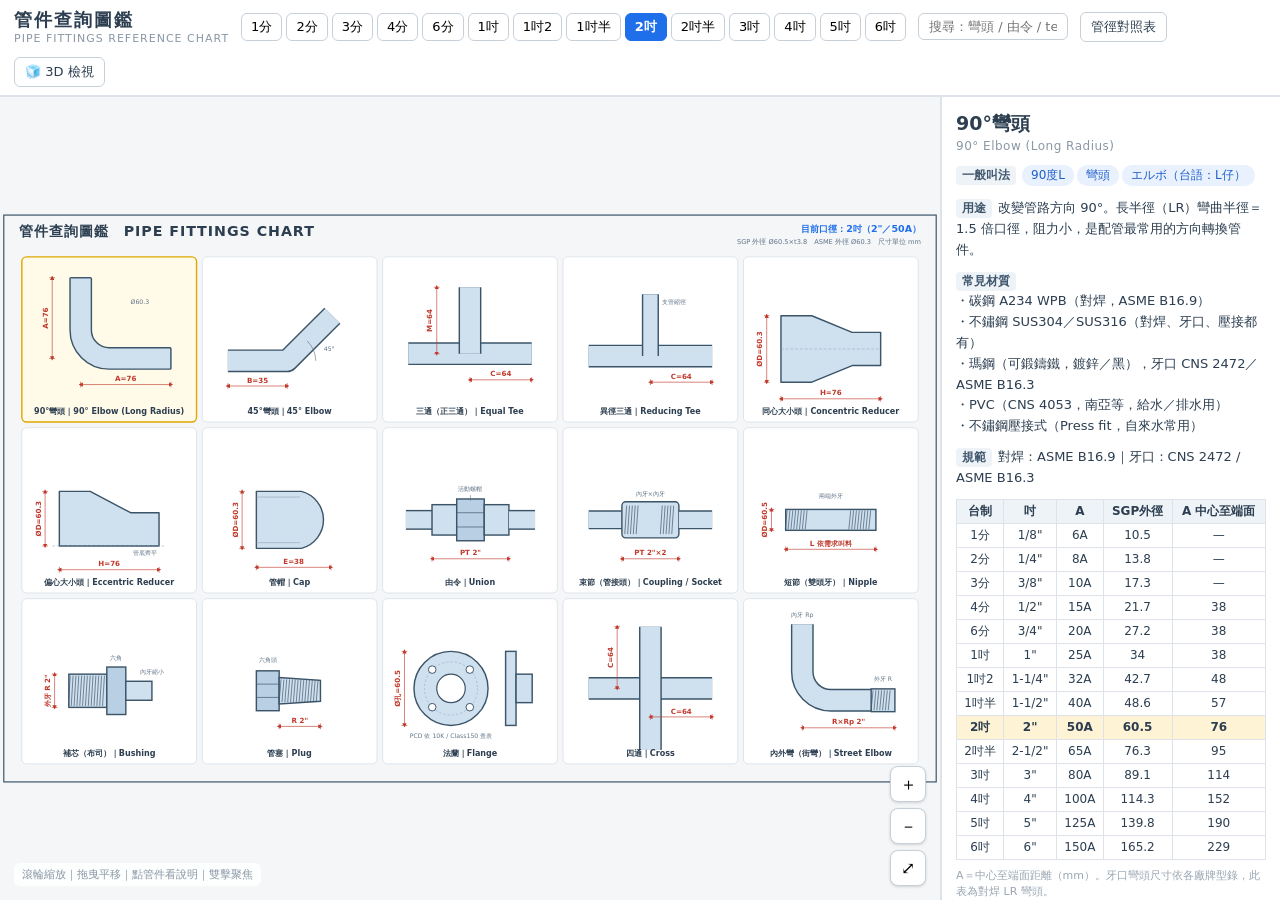
<file: index.html>
<!DOCTYPE html>
<html lang="zh-Hant">
<head>
<meta charset="UTF-8">
<meta name="viewport" content="width=device-width, initial-scale=1.0">
<title>管件查詢圖鑑</title>
<link rel="stylesheet" href="style.css">
<style>
  /* 2D 圖鑑頁專用 */
  #chart{width:100%; height:100%; display:block; cursor:grab; touch-action:none;}
  #chart.panning{cursor:grabbing;}
  #zoomCtl{
    position:absolute; right:14px; bottom:14px; display:flex; flex-direction:column; gap:6px;
  }
  #zoomCtl button{
    width:36px; height:36px; border-radius:8px; border:1px solid #c7d0d9;
    background:#fff; font-size:17px; cursor:pointer; box-shadow:0 1px 3px rgba(0,0,0,.15);
  }
</style>
</head>
<body>
<header>
  <div>
    <h1>管件查詢圖鑑</h1>
    <div class="sub">PIPE FITTINGS REFERENCE CHART</div>
  </div>
  <div id="sizeBar"></div>
  <input id="search" placeholder="搜尋：彎頭 / 由令 / tee…">
  <button class="toolBtn" id="btnTable">管徑對照表</button>
  <a class="toolBtn" href="3d.html">🧊 3D 檢視</a>
</header>
<div id="main">
  <div id="canvasWrap">
    <svg id="chart" xmlns="http://www.w3.org/2000/svg"></svg>
    <div id="zoomCtl">
      <button id="zin" title="放大">＋</button>
      <button id="zout" title="縮小">－</button>
      <button id="zfit" title="全覽">⤢</button>
    </div>
    <div id="hint">滾輪縮放｜拖曳平移｜點管件看說明｜雙擊聚焦</div>
  </div>
  <aside id="panel"></aside>
</div>
<div id="modal">
  <div id="modalBox">
    <button class="toolBtn close" onclick="document.getElementById('modal').classList.remove('show')">✕ 關閉</button>
    <h2>管徑對照表（CNS 6445 / JIS G3452 SGP 配管用碳鋼鋼管）</h2>
    <div id="pipeTable"></div>
    <p class="note" style="max-width:720px">
      台灣水電俗稱「幾分」：1 分 = 1/8"，4 分 = 1/2"，6 分 = 3/4"，8 分即 1 吋。<br>
      SGP（CNS 6445 / JIS G3452）為台灣一般配管（水、氣體、消防）最常用鋼管；ASME B36.10 外徑為美規對焊管件搭配尺寸，兩者小口徑外徑略有不同，叫料時需注意系統別。
    </p>
  </div>
</div>

<script src="data.js"></script>
<script>
/* ═══════════════════════════════════════════════════════════════
   繪圖區 —— SVG 圖鑑牆：5 欄 × 3 列格子，每格一個管件＋尺寸標註
   （資料 SIZES / FITTINGS / panelHTML 在 data.js，2D/3D 共用）
═══════════════════════════════════════════════════════════════ */
const CELL_W=380, CELL_H=360, COLS=5, MX=40, MY=90;
const svg = document.getElementById('chart');
const NS = 'http://www.w3.org/2000/svg';
let selSize = SIZES.find(s=>s.key==='2');   // 預設 2 吋
let selFit  = 'elbow90';
let queryStr = '';

function el(tag, attrs={}, parent){
  const n = document.createElementNS(NS, tag);
  for(const k in attrs) n.setAttribute(k, attrs[k]);
  if(parent) parent.appendChild(n);
  return n;
}
function txt(parent, x, y, str, attrs={}){
  const t = el('text', Object.assign({x, y, 'font-size':14, fill:'var(--ink)'}, attrs), parent);
  t.textContent = str;
  return t;
}
/* 管身：同一路徑畫兩次（深色粗＋淺色細）呈現有輪廓的管子 */
function pipe(parent, d, w=42){
  el('path',{d, fill:'none', stroke:'#3b5468','stroke-width':w+6,'stroke-linejoin':'round'},parent);
  el('path',{d, fill:'none', stroke:'#cfe0ef','stroke-width':w,'stroke-linejoin':'round'},parent);
}
/* 實心輪廓件（大小頭、管帽等） */
function solid(parent, d){
  el('path',{d, fill:'#cfe0ef', stroke:'#3b5468','stroke-width':3,'stroke-linejoin':'round'},parent);
}
/* 螺紋斜線 */
function threads(parent, x, y, w, h){
  const g = el('g',{stroke:'#3b5468','stroke-width':1.4},parent);
  for(let i=0;i<w;i+=6) el('line',{x1:x+i, y1:y, x2:x+i-4, y2:y+h},g);
}
/* 尺寸線（含箭頭與文字） */
function dimH(parent, x1, x2, y, label){
  const g = el('g',{stroke:'var(--dim)','stroke-width':1.3},parent);
  el('line',{x1, y1:y, x2, y2:y, 'marker-start':'url(#ar)','marker-end':'url(#ar)'},g);
  el('line',{x1, y1:y-6, x2:x1, y2:y+6},g);
  el('line',{x1:x2, y1:y-6, x2:x2, y2:y+6},g);
  txt(parent,(x1+x2)/2, y-7, label, {fill:'var(--dim)','text-anchor':'middle','font-size':15,'font-weight':'bold'});
}
function dimV(parent, x, y1, y2, label){
  const g = el('g',{stroke:'var(--dim)','stroke-width':1.3},parent);
  el('line',{x1:x, y1, x2:x, y2, 'marker-start':'url(#ar)','marker-end':'url(#ar)'},g);
  el('line',{x1:x-6, y1, x2:x+6, y2:y1},g);
  el('line',{x1:x-6, y1:y2, x2:x+6, y2:y2},g);
  txt(parent, x-9, (y1+y2)/2, label, {fill:'var(--dim)','text-anchor':'middle','font-size':15,'font-weight':'bold',
      transform:`rotate(-90 ${x-9} ${(y1+y2)/2})`});
}

/* ── 各管件畫法（格子區域約 380×300，下方留名稱列） ── */
const DRAW = {
  elbow90(g,s){
    const A = s.bw ? s.bw[BW.ELBOW90] : null;
    pipe(g,'M130,50 L130,160 A60,60 0 0 0 190,220 L320,220');
    el('line',{x1:108,y1:50,x2:152,y2:50, stroke:'#3b5468','stroke-width':3},g);
    el('line',{x1:320,y1:198,x2:320,y2:242, stroke:'#3b5468','stroke-width':3},g);
    dimV(g,70,50,220,`A=${fmt(A)}`);
    dimH(g,130,320,275,`A=${fmt(A)}`);
    txt(g,235,105,`Ø${s.aod}`,{fill:'#607488','font-size':13});
  },
  elbow45(g,s){
    const B = s.bw ? s.bw[BW.ELBOW45] : null;
    pipe(g,'M60,225 L185,225 L280,130');
    dimH(g,60,185,278,`B=${fmt(B)}`);
    el('path',{d:'M245,225 A60,60 0 0 0 227,183', fill:'none', stroke:'#607488','stroke-width':1.3},g);
    txt(g,262,205,'45°',{fill:'#607488','font-size':13});
  },
  tee(g,s){
    const C = s.bw ? s.bw[BW.TEE] : null;
    pipe(g,'M60,210 L320,210'); pipe(g,'M190,210 L190,70');
    dimH(g,190,320,265,`C=${fmt(C)}`);
    dimV(g,120,70,210,`M=${fmt(C)}`);
  },
  rtee(g,s){
    const C = s.bw ? s.bw[BW.TEE] : null;
    pipe(g,'M60,215 L320,215'); pipe(g,'M190,215 L190,85',30);
    dimH(g,190,320,270,`C=${fmt(C)}`);
    txt(g,215,105,'支管縮徑',{fill:'#607488','font-size':13});
  },
  creducer(g,s){
    const H = s.bw ? s.bw[BW.REDUCER] : null;
    solid(g,'M85,130 L150,130 L235,165 L295,165 L295,235 L235,235 L150,270 L85,270 Z');
    el('line',{x1:85,y1:200,x2:295,y2:200, stroke:'#8aa0b5','stroke-width':1,'stroke-dasharray':'6 4'},g);
    dimH(g,85,295,305,`H=${fmt(H)}`);
    dimV(g,55,130,270,`ØD=${s.aod}`);
  },
  ereducer(g,s){
    const H = s.bw ? s.bw[BW.REDUCER] : null;
    solid(g,'M85,140 L150,140 L235,185 L295,185 L295,255 L85,255 Z');
    el('line',{x1:70,y1:255,x2:310,y2:255, stroke:'#8aa0b5','stroke-width':1,'stroke-dasharray':'6 4'},g);
    txt(g,240,275,'管底齊平',{fill:'#607488','font-size':12});
    dimH(g,85,295,305,`H=${fmt(H)}`);
    dimV(g,55,140,255,`ØD=${s.aod}`);
  },
  cap(g,s){
    const E = s.bw ? s.bw[BW.CAP] : null;
    solid(g,'M120,140 L215,140 A62,62 0 0 1 215,260 L120,260 Z');
    el('line',{x1:120,y1:152,x2:212,y2:152, stroke:'#8aa0b5','stroke-width':1.2},g);
    el('line',{x1:120,y1:248,x2:212,y2:248, stroke:'#8aa0b5','stroke-width':1.2},g);
    dimH(g,120,277,300,`E=${fmt(E)}`);
    dimV(g,90,140,260,`ØD=${s.aod}`);
  },
  union(g,s){
    pipe(g,'M55,200 L110,200',36);
    el('rect',{x:110,y:168,width:52,height:64, fill:'#cfe0ef', stroke:'#3b5468','stroke-width':3},g);
    el('rect',{x:162,y:156,width:58,height:88, fill:'#b9cfe3', stroke:'#3b5468','stroke-width':3},g);
    el('line',{x1:162,y1:185,x2:220,y2:185, stroke:'#3b5468','stroke-width':1.4},g);
    el('line',{x1:162,y1:215,x2:220,y2:215, stroke:'#3b5468','stroke-width':1.4},g);
    el('rect',{x:220,y:168,width:52,height:64, fill:'#cfe0ef', stroke:'#3b5468','stroke-width':3},g);
    pipe(g,'M272,200 L327,200',36);
    txt(g,191,140,'活動螺帽',{fill:'#607488','font-size':13,'text-anchor':'middle'});
    el('line',{x1:191,y1:148,x2:191,y2:160, stroke:'#607488','stroke-width':1.2},g);
    dimH(g,110,272,282,`PT ${s.b}`);
  },
  coupling(g,s){
    pipe(g,'M60,200 L130,200',34);
    el('rect',{x:130,y:162,width:120,height:76, rx:8, fill:'#cfe0ef', stroke:'#3b5468','stroke-width':3},g);
    threads(g,140,170,25,60); threads(g,215,170,25,60);
    pipe(g,'M250,200 L320,200',34);
    dimH(g,130,250,282,`PT ${s.b}×2`);
    txt(g,190,150,'內牙×內牙',{fill:'#607488','font-size':13,'text-anchor':'middle'});
  },
  nipple(g,s){
    el('rect',{x:95,y:178,width:190,height:44, fill:'#cfe0ef', stroke:'#3b5468','stroke-width':3},g);
    threads(g,98,180,48,40); threads(g,232,180,48,40);
    dimH(g,95,285,262,'L 依需求叫料');
    dimV(g,65,178,222,`ØD=${s.od}`);
    txt(g,190,155,'兩端外牙',{fill:'#607488','font-size':13,'text-anchor':'middle'});
  },
  bushing(g,s){
    el('rect',{x:105,y:165,width:80,height:70, fill:'#cfe0ef', stroke:'#3b5468','stroke-width':3},g);
    threads(g,108,168,74,64);
    el('rect',{x:185,y:150,width:40,height:100, fill:'#b9cfe3', stroke:'#3b5468','stroke-width':3},g);
    el('rect',{x:225,y:180,width:55,height:40, fill:'#cfe0ef', stroke:'#3b5468','stroke-width':3},g);
    dimV(g,75,165,235,`外牙 R ${s.b}`);
    txt(g,255,165,'內牙縮小',{fill:'#607488','font-size':13});
    txt(g,205,135,'六角',{fill:'#607488','font-size':13,'text-anchor':'middle'});
  },
  plug(g,s){
    el('rect',{x:120,y:158,width:48,height:84, fill:'#b9cfe3', stroke:'#3b5468','stroke-width':3},g);
    el('line',{x1:120,y1:186,x2:168,y2:186, stroke:'#3b5468','stroke-width':1.4},g);
    el('line',{x1:120,y1:214,x2:168,y2:214, stroke:'#3b5468','stroke-width':1.4},g);
    el('path',{d:'M168,172 L255,178 L255,222 L168,228 Z', fill:'#cfe0ef', stroke:'#3b5468','stroke-width':3},g);
    threads(g,172,176,80,48);
    dimH(g,168,255,275,`R ${s.b}`);
    txt(g,144,140,'六角頭',{fill:'#607488','font-size':13,'text-anchor':'middle'});
  },
  flange(g,s){
    el('circle',{cx:150,cy:195,r:78, fill:'#cfe0ef', stroke:'#3b5468','stroke-width':3},g);
    el('circle',{cx:150,cy:195,r:56, fill:'none', stroke:'#8aa0b5','stroke-width':1,'stroke-dasharray':'5 4'},g);
    el('circle',{cx:150,cy:195,r:30, fill:'#fff', stroke:'#3b5468','stroke-width':2.5},g);
    for(let i=0;i<4;i++){
      const a = Math.PI/4 + i*Math.PI/2;
      el('circle',{cx:150+56*Math.cos(a), cy:195+56*Math.sin(a), r:8, fill:'#fff', stroke:'#3b5468','stroke-width':2},g);
    }
    el('rect',{x:265,y:117,width:22,height:156, fill:'#cfe0ef', stroke:'#3b5468','stroke-width':3},g);
    el('rect',{x:287,y:165,width:34,height:60, fill:'#cfe0ef', stroke:'#3b5468','stroke-width':3},g);
    txt(g,150,300,'PCD 依 10K / Class150 查表',{fill:'#607488','font-size':13,'text-anchor':'middle'});
    dimV(g,52,117,273,`Ø孔=${s.od}`);
  },
  cross(g,s){
    const C = s.bw ? s.bw[BW.TEE] : null;
    pipe(g,'M60,195 L320,195'); pipe(g,'M190,65 L190,325');
    dimH(g,190,320,255,`C=${fmt(C)}`);
    dimV(g,120,65,195,`C=${fmt(C)}`);
  },
  stelbow(g,s){
    pipe(g,'M130,60 L130,160 A60,60 0 0 0 190,220 L275,220');
    el('rect',{x:275,y:196,width:50,height:48, fill:'#cfe0ef', stroke:'#3b5468','stroke-width':3},g);
    threads(g,279,199,42,42);
    txt(g,300,180,'外牙 R',{fill:'#607488','font-size':13,'text-anchor':'middle'});
    txt(g,130,45,'內牙 Rp',{fill:'#607488','font-size':13,'text-anchor':'middle'});
    dimH(g,130,325,278,`R×Rp ${s.b}`);
  },
};

/* ── 圖鑑牆組裝 ── */
function renderChart(){
  svg.innerHTML = '';
  const defs = el('defs',{},svg);
  const mk = el('marker',{id:'ar', viewBox:'0 0 10 10', refX:5, refY:5,
    markerWidth:7, markerHeight:7, orient:'auto-start-reverse'},defs);
  el('path',{d:'M0,0 L10,5 L0,10 Z', fill:'var(--dim)'},mk);

  const rows = Math.ceil(FITTINGS.length/COLS);
  const W = MX*2 + COLS*CELL_W, H = MY + rows*CELL_H + 40;
  svg.dataset.w = W; svg.dataset.h = H;

  // 標題列（工程圖框風）
  el('rect',{x:8,y:8,width:W-16,height:H-16, fill:'none', stroke:'#3b5468','stroke-width':2.5},svg);
  txt(svg, MX, 52, '管件查詢圖鑑　PIPE FITTINGS CHART', {'font-size':30,'font-weight':'bold','letter-spacing':'2'});
  txt(svg, W-MX, 44, `目前口徑：${selSize.fen}（${selSize.b}／${selSize.a}）`, {'font-size':20,'text-anchor':'end', fill:'var(--accent)','font-weight':'bold'});
  txt(svg, W-MX, 68, `SGP 外徑 Ø${selSize.od}×t${selSize.t}　ASME 外徑 Ø${selSize.aod}　尺寸單位 mm`, {'font-size':14,'text-anchor':'end', fill:'#607488'});

  FITTINGS.forEach((f,i)=>{
    const cx = MX + (i%COLS)*CELL_W, cy = MY + Math.floor(i/COLS)*CELL_H;
    const g = el('g',{transform:`translate(${cx},${cy})`, 'data-id':f.id, cursor:'pointer'},svg);
    const hit = queryStr && (f.name+f.en+f.alias.join('')).toLowerCase().includes(queryStr);
    const dimmed = queryStr && !hit;
    if(dimmed) g.setAttribute('opacity','0.18');
    el('rect',{x:6,y:6,width:CELL_W-12,height:CELL_H-12, rx:10,
      fill: f.id===selFit ? '#fffbe8' : '#ffffff',
      stroke: f.id===selFit ? '#e0a800' : (hit ? 'var(--accent)' : '#d4dce4'),
      'stroke-width': f.id===selFit||hit ? 3 : 1.5},g);
    DRAW[f.id](g, selSize);
    txt(g, CELL_W/2, CELL_H-22, `${f.name}｜${f.en}`,
      {'text-anchor':'middle','font-size':17,'font-weight':'bold'});
    g.addEventListener('click', ()=>{ selFit=f.id; renderChart(); renderPanel(); });
    g.addEventListener('dblclick', ()=>zoomToCell(cx,cy));
  });
  applyView();
}

/* ── 縮放平移（近遠看） ── */
let view = null; // {x,y,w,h}
function fitView(){
  const W=+svg.dataset.w, H=+svg.dataset.h;
  view = {x:0, y:0, w:W, h:H};
  applyView();
}
function applyView(){
  if(!view) fitView(); else
  svg.setAttribute('viewBox', `${view.x} ${view.y} ${view.w} ${view.h}`);
}
function zoomAt(px, py, factor){   // px,py：SVG 座標
  const nw = Math.min(8000, Math.max(150, view.w*factor));
  const k = nw/view.w;
  view.x = px - (px-view.x)*k;
  view.y = py - (py-view.y)*k;
  view.w = nw; view.h *= k;
  applyView();
}
function clientToSvg(e){
  const r = svg.getBoundingClientRect();
  return { x: view.x + (e.clientX-r.left)/r.width*view.w,
           y: view.y + (e.clientY-r.top)/r.height*view.h };
}
function zoomToCell(cx,cy){
  const r = svg.getBoundingClientRect(), asp = r.width/r.height;
  let w = CELL_W*1.25, h = w/asp;
  if(h < CELL_H*1.15){ h = CELL_H*1.15; w = h*asp; }
  view = {x:cx-(w-CELL_W)/2, y:cy-(h-CELL_H)/2, w, h};
  applyView();
}
svg.addEventListener('wheel', e=>{
  e.preventDefault();
  const p = clientToSvg(e);
  zoomAt(p.x, p.y, e.deltaY>0 ? 1.18 : 1/1.18);
},{passive:false});
let panStart = null;
svg.addEventListener('pointerdown', e=>{
  panStart = {x:e.clientX, y:e.clientY, vx:view.x, vy:view.y};
  svg.classList.add('panning'); svg.setPointerCapture(e.pointerId);
});
svg.addEventListener('pointermove', e=>{
  if(!panStart) return;
  const r = svg.getBoundingClientRect();
  view.x = panStart.vx - (e.clientX-panStart.x)/r.width*view.w;
  view.y = panStart.vy - (e.clientY-panStart.y)/r.height*view.h;
  applyView();
});
svg.addEventListener('pointerup', ()=>{ panStart=null; svg.classList.remove('panning'); });
document.getElementById('zin').onclick = ()=>zoomAt(view.x+view.w/2, view.y+view.h/2, 1/1.3);
document.getElementById('zout').onclick = ()=>zoomAt(view.x+view.w/2, view.y+view.h/2, 1.3);
document.getElementById('zfit').onclick = fitView;

/* ── 右側說明欄（模板在 data.js 的 panelHTML） ── */
function renderPanel(){
  const f = FITTINGS.find(x=>x.id===selFit);
  document.getElementById('panel').innerHTML = panelHTML(f, selSize);
}

/* ── 口徑切換列 ── */
function renderSizeBar(){
  const bar = document.getElementById('sizeBar');
  bar.innerHTML = '';
  SIZES.forEach(s=>{
    const b = document.createElement('button');
    b.textContent = s.fen;
    b.title = `${s.b}／${s.a}`;
    b.className = s.key===selSize.key ? 'on' : '';
    b.onclick = ()=>{ selSize=s; renderSizeBar(); renderChart(); renderPanel(); };
    bar.appendChild(b);
  });
}

/* ── 搜尋 ── */
document.getElementById('search').addEventListener('input', e=>{
  queryStr = e.target.value.trim().toLowerCase();
  renderChart();
});

/* ── 管徑對照表 ── */
document.getElementById('btnTable').onclick = ()=>{
  const rows = SIZES.map(s=>`<tr>
    <td>${s.fen}</td><td>${s.b}</td><td>${s.a}</td><td>DN${s.a.replace('A','')}</td>
    <td>${s.od}</td><td>${s.t}</td><td>${s.kg}</td><td>${s.aod}</td></tr>`).join('');
  document.getElementById('pipeTable').innerHTML = `<table>
    <tr><th>台制俗稱</th><th>英吋 (B)</th><th>JIS/CNS (A)</th><th>DN</th>
        <th>SGP 外徑 mm</th><th>SGP 厚度 mm</th><th>重量 kg/m</th><th>ASME 外徑 mm</th></tr>
    ${rows}</table>`;
  document.getElementById('modal').classList.add('show');
};

/* ── 啟動 ── */
renderSizeBar();
renderChart();
fitView();
renderPanel();
window.addEventListener('resize', applyView);
</script>
</body>
</html>
</file>
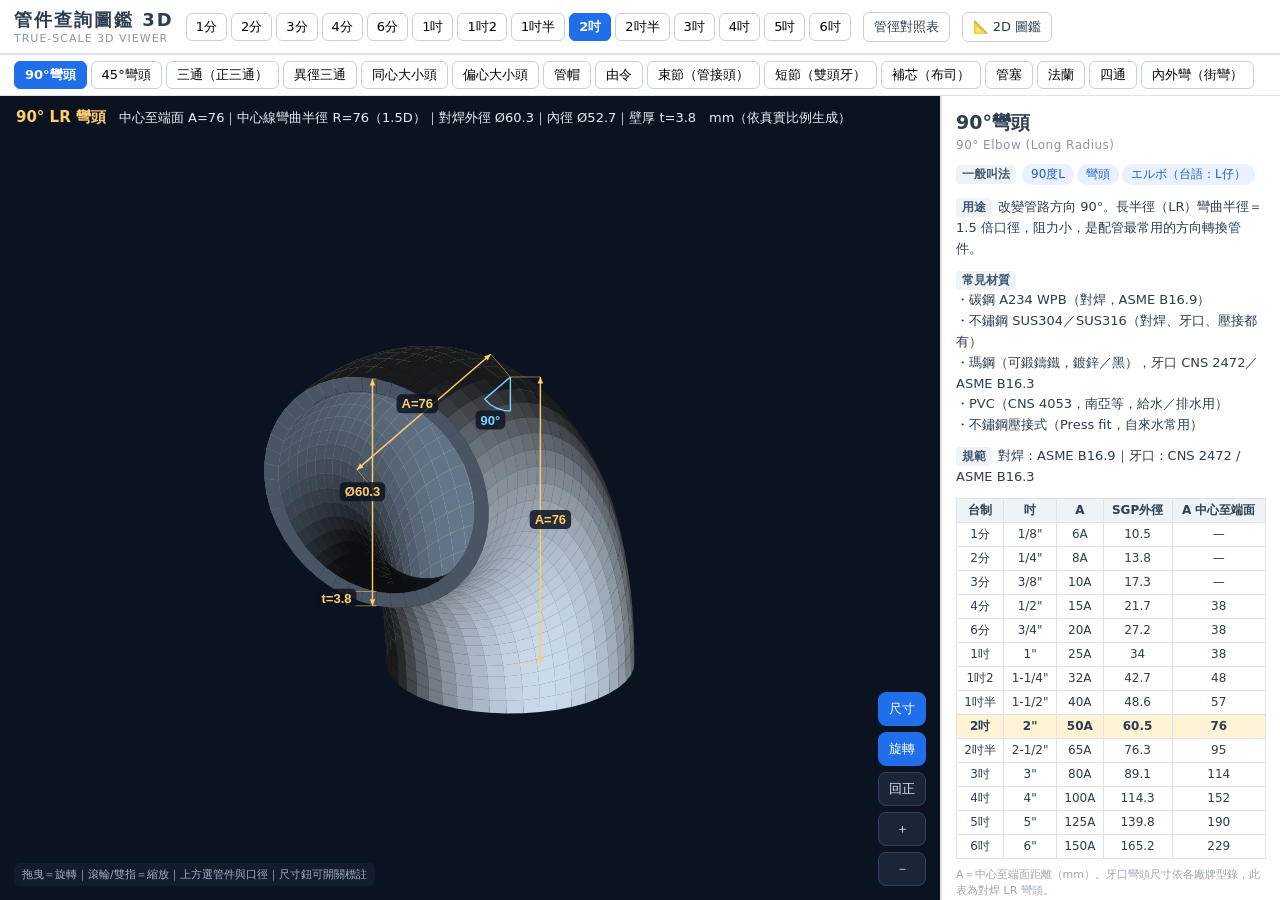
<file: 3d.html>
<!DOCTYPE html>
<html lang="zh-Hant">
<head>
<meta charset="UTF-8">
<meta name="viewport" content="width=device-width, initial-scale=1.0">
<title>管件查詢圖鑑 3D</title>
<link rel="stylesheet" href="style.css">
<style>
  /* 3D 頁專用（自寫軟體渲染，零依賴，深色檢視台） */
  #canvasWrap{background:#0b1220;}
  #stage{width:100%; height:100%; display:block; touch-action:none; cursor:grab;}
  #stage.drag{cursor:grabbing;}
  #fitBar{
    display:flex; gap:4px; overflow-x:auto; padding:6px 14px;
    background:#fff; border-bottom:1px solid #dde3e9;
  }
  #fitBar button{
    border:1px solid #c7d0d9; background:#fff; border-radius:6px; white-space:nowrap;
    padding:4px 10px; font-size:13px; cursor:pointer; font-family:inherit; flex:0 0 auto;
  }
  #fitBar button:hover{border-color:var(--accent);}
  #fitBar button.on{background:var(--accent); color:#fff; border-color:var(--accent); font-weight:bold;}
  #infoLine{
    position:absolute; left:0; right:0; top:0; padding:10px 16px;
    color:#e8eef6; font-size:13px; line-height:1.5; pointer-events:none;
    background:linear-gradient(#0b1220ee,#0b122000);
  }
  #infoLine b{color:#ffce6b; font-size:15px;}
  #v3dctl{position:absolute; right:14px; bottom:14px; display:flex; flex-direction:column; gap:6px;}
  #v3dctl button{
    min-width:40px; height:34px; padding:0 10px; border-radius:8px; border:1px solid #33415a;
    background:#1a2536; color:#dbe4f0; font-size:13px; cursor:pointer;
  }
  #v3dctl button.on{background:var(--accent); border-color:var(--accent); color:#fff;}
  #hint{background:rgba(20,30,45,.85); color:#9fb0c4;}
</style>
</head>
<body>
<header>
  <div>
    <h1>管件查詢圖鑑 3D</h1>
    <div class="sub">TRUE-SCALE 3D VIEWER</div>
  </div>
  <div id="sizeBar"></div>
  <button class="toolBtn" id="btnTable">管徑對照表</button>
  <a class="toolBtn" href="index.html">📐 2D 圖鑑</a>
</header>
<div id="fitBar"></div>
<div id="main">
  <div id="canvasWrap">
    <canvas id="stage"></canvas>
    <div id="infoLine"></div>
    <div id="v3dctl">
      <button id="btnDims" class="on" title="尺寸標註開關">尺寸</button>
      <button id="btnSpin" class="on" title="自動旋轉">旋轉</button>
      <button id="btnReset" title="回正">回正</button>
      <button id="zin" title="放大">＋</button>
      <button id="zout" title="縮小">－</button>
    </div>
    <div id="hint">拖曳＝旋轉｜滾輪/雙指＝縮放｜上方選管件與口徑｜尺寸鈕可開關標註</div>
  </div>
  <aside id="panel"></aside>
</div>
<div id="modal">
  <div id="modalBox">
    <button class="toolBtn close" onclick="document.getElementById('modal').classList.remove('show')">✕ 關閉</button>
    <h2>管徑對照表（CNS 6445 / JIS G3452 SGP 配管用碳鋼鋼管）</h2>
    <div id="pipeTable"></div>
    <p class="note" style="max-width:720px">
      台灣水電俗稱「幾分」：1 分 = 1/8"，4 分 = 1/2"，6 分 = 3/4"，8 分即 1 吋。
    </p>
  </div>
</div>

<script src="data.js"></script>
<script>
/* ═══════════════════════════════════════════════════════════════
   3D 管件檢視器 —— 自寫軟體渲染（painter's algorithm），零依賴
   幾何依 SIZES 的真實 mm（外徑/壁厚/B16.9 長度）生成，切換口徑即重建
   尺寸線與角度弧投影到畫面上，隨旋轉更新（技法沿用「螺牙查詢」3D）
   資料 SIZES/FITTINGS/BW/panelHTML 皆在 data.js（2D/3D 共用）
═══════════════════════════════════════════════════════════════ */
let selSize = SIZES.find(s=>s.key==='2');   // 預設 2 吋
let selFit  = 'elbow90';
let showDims = true;

const canvas = document.getElementById('stage');
const ctx = canvas.getContext('2d');
const view = { rx:-0.42, ry:0.7, zoom:1, auto:true, timer:0 };
let model = null, modelInfo = '';

/* ── 材質底色（滿光時 RGB，著色時再乘明暗） ── */
const TINTS = {
  steel:  {out:[205,220,236], bore:[104,120,140]},
  galv:   {out:[200,206,214], bore:[104,112,122]},   // 瑪鋼鍍鋅
  brass:  {out:[214,186,112], bore:[150,120,58]},
  pvc:    {out:[224,228,234], bore:[150,162,176]},
};
let curTint = TINTS.steel;
function tintFor(f){
  const m = (f.mats && f.mats[0]) || '';
  if(m.includes('青銅')||m.includes('黃銅')) return TINTS.brass;
  if(m.includes('PVC')) return TINTS.pvc;
  if(m.includes('瑪鋼')) return TINTS.galv;
  return TINTS.steel;
}

/* ═══════════════ 幾何工具（單位＝真實 mm，主軸＝X） ═══════════════ */
const SEG = 46;                        // 圓周分段
function ringPts(x, r, cy=0, cz=0){
  const a = [];
  for(let i=0;i<=SEG;i++){ const th=2*Math.PI*i/SEG; a.push([x, cy+r*Math.cos(th), cz+r*Math.sin(th)]); }
  return a;
}
function quadStrip(m, ringA, ringB, tint){
  for(let i=0;i<SEG;i++)
    m.q.push({v:[ringA[i], ringB[i], ringB[i+1], ringA[i+1]], t:tint});
}
// 環形端面（外環 ro 到內環 ri，露出壁厚）
function endRing(m, x, ro, ri, tint, cy=0, cz=0){
  const A=ringPts(x,ro,cy,cz), B=ringPts(x,ri,cy,cz);
  quadStrip(m, A, B, tint);
}
// 空心管：外壁＋內孔＋兩端環面
function tube(m, x0, x1, ro, ri, o={}){
  const tO=o.out||curTint.out, tB=o.bore||curTint.bore;
  quadStrip(m, ringPts(x0,ro), ringPts(x1,ro), tO);       // 外壁
  quadStrip(m, ringPts(x0,ri), ringPts(x1,ri), tB);       // 內孔
  if(o.cap0!==false) endRing(m, x0, ro, ri, tB);          // 端面環（露壁厚）
  if(o.cap1!==false) endRing(m, x1, ro, ri, tB);
}
// 空心錐（大小頭）：可偏心（cyFn 給每個 x 的中心 y）
function cone(m, x0, x1, ro0, ro1, t, o={}){
  const tO=o.out||curTint.out, tB=o.bore||curTint.bore;
  const N=1, cyFn=o.cyFn||(()=>0);
  const A0o=ringPts(x0,ro0,cyFn(x0)), A1o=ringPts(x1,ro1,cyFn(x1));
  quadStrip(m, A0o, A1o, tO);
  const A0i=ringPts(x0,ro0-t,cyFn(x0)), A1i=ringPts(x1,ro1-t,cyFn(x1));
  quadStrip(m, A0i, A1i, tB);
  endRing(m, x0, ro0, ro0-t, tB, cyFn(x0));
  endRing(m, x1, ro1, ro1-t, tB, cyFn(x1));
}
// 橢圓封頭（2:1），從 xBase 沿 +dir 長 hgt，底半徑 r
function dome(m, xBase, dir, r, hgt, t, o={}){
  const tO=o.out||curTint.out, tB=o.bore||curTint.bore, N=14;
  let prevO=ringPts(xBase, r), prevI=ringPts(xBase, r-t);
  for(let k=1;k<=N;k++){
    const ph=Math.PI/2*k/N, x=xBase+dir*hgt*Math.sin(ph), rr=r*Math.cos(ph);
    const curO=ringPts(x, Math.max(rr,0.001)), curI=ringPts(x, Math.max(rr-t,0.0005));
    quadStrip(m, prevO, curO, tO); quadStrip(m, prevI, curI, tB);
    prevO=curO; prevI=curI;
  }
}
// 六角柱（螺帽/頭），af＝對邊距
function hex(m, x0, x1, af, tint){
  const R=af/Math.sqrt(3), t=tint||curTint.out;
  const ring=x=>{ const a=[]; for(let i=0;i<=6;i++){ const th=Math.PI/6+2*Math.PI*i/6; a.push([x, R*Math.cos(th), R*Math.sin(th)]); } return a; };
  const A=ring(x0), B=ring(x1);
  for(let i=0;i<6;i++) m.q.push({v:[A[i],B[i],B[i+1],A[i+1]], t});
  const c0=[x0,0,0], c1=[x1,0,0];
  for(let i=0;i<6;i++){ m.q.push({v:[c0,A[i],A[i+1],A[i]], t}); m.q.push({v:[c1,B[i+1],B[i],B[i+1]], t}); }
}
// 螺紋圓柱（外牙示意，沿用螺牙 3D 的三角波；taperR 前端漸細）
// 用自己較低的圓周解析度 TSEG，牙紋是裝飾不需高解析，維持手機順暢
function thread(m, x0, x1, r, o={}){
  const tint=o.tint||curTint.out, p=o.pitch||2.0, depth=Math.min(r*0.16, p*0.55);
  const taperR=o.taper?1/32:0, TSEG=28, NZ=Math.min(46, Math.max(14, Math.round((x1-x0)/p*5)));
  let prev=null;
  for(let iz=0;iz<=NZ;iz++){
    const x=x0+(x1-x0)*iz/NZ, Rb=r - taperR*(x1-x);
    const row=[];
    for(let it=0;it<=TSEG;it++){
      const th=2*Math.PI*it/TSEG;
      let ph=((x/p) - th/(2*Math.PI))%1; if(ph<0)ph+=1;
      let tw=Math.abs(ph*2-1); tw=Math.min(1,Math.max(0,(tw-0.15)/0.7));
      const rr=Rb-depth*(1-tw);
      row.push([x, rr*Math.cos(th), rr*Math.sin(th)]);
    }
    if(prev){ for(let it=0;it<TSEG;it++) m.q.push({v:[prev[it],row[it],row[it+1],prev[it+1]], t:tint}); }
    prev=row;
  }
}
// 彎管（中心線在 XY 平面，半徑 Rc，管外徑 ro，掃角 arc）
function bend(m, Rc, ro, ri, arc, o={}){
  const tO=o.out||curTint.out, tB=o.bore||curTint.bore;
  const NA=Math.max(12, Math.round(arc/(Math.PI/2)*22));
  const ringAt=(ph, rad)=>{
    const P=[Rc*Math.sin(ph), Rc-Rc*Math.cos(ph), 0];
    const T=[Math.cos(ph), Math.sin(ph), 0];        // 切線
    const u=[-Math.sin(ph), Math.cos(ph), 0];       // 面內法線
    const w=[0,0,1];
    const a=[];
    for(let i=0;i<=SEG;i++){ const ps=2*Math.PI*i/SEG, c=Math.cos(ps), sn=Math.sin(ps);
      a.push([P[0]+rad*(c*u[0]+sn*w[0]), P[1]+rad*(c*u[1]+sn*w[1]), P[2]+rad*(c*u[2]+sn*w[2])]); }
    return a;
  };
  let pO=ringAt(0,ro), pI=ringAt(0,ri);
  for(let k=1;k<=NA;k++){
    const ph=arc*k/NA, cO=ringAt(ph,ro), cI=ringAt(ph,ri);
    quadStrip(m, pO, cO, tO); quadStrip(m, pI, cI, tB); pO=cO; pI=cI;
  }
  // 兩端露壁厚
  const f0o=ringAt(0,ro),f0i=ringAt(0,ri),f1o=ringAt(arc,ro),f1i=ringAt(arc,ri);
  for(let i=0;i<SEG;i++){ m.q.push({v:[f0o[i],f0i[i],f0i[i+1],f0o[i+1]],t:tB}); m.q.push({v:[f1o[i],f1i[i],f1i[i+1],f1o[i+1]],t:tB}); }
}
// 把一個 mesh 片段的頂點做 90° 繞 Z（+X 軸→+Y 軸）後併入
function addRotZ90(m, sub){
  for(const f of sub.q) m.q.push({v:f.v.map(p=>[-p[1],p[0],p[2]]), t:f.t});
}
// 建一支沿 +Y 的空心管（給三通/四通支管）
function tubeY(m, y0, y1, ro, ri, o={}){
  const sub={q:[]}; tube(sub, y0, y1, ro, ri, o); addRotZ90(m, sub);
}

/* ═══════════════ 尺寸/角度標註（模型座標，投影時畫） ═══════════════ */
function dim(m,a,b,txt){ m.ann.push({k:'dim',a,b,txt}); }
function diam(m,c,r,txt,ax){ m.ann.push({k:'diam',c,r,txt,ax:ax||'x'}); }
function angle(m,v,a,b,txt){ m.ann.push({k:'angle',v,a,b,txt}); }
function note(m,at,txt){ m.ann.push({k:'note',at,txt}); }

/* ═══════════════ 每個管件的真實比例建模 ═══════════════ */
const fx = v => (v==null?'—':(''+v));
function pitchOf(od){ return od<24?1.337 : od<40?1.814 : 2.309; }
function smallerOD(s){ const i=SIZES.indexOf(s); return (i>0?SIZES[i-1]:s); }

const BUILD = {
  elbow90(m,s){
    const OD=s.aod, ro=OD/2, ri=ro-s.t, A=s.bw?s.bw[BW.ELBOW90]:1.5*(OD-s.t);
    bend(m, A, ro, ri, Math.PI/2);
    if(showDims){
      dim(m,[A,0,0],[0,0,0],`A=${fx(A)}`);
      dim(m,[A,0,0],[A,A,0],`A=${fx(A)}`);
      angle(m,[A,0,0],[0,0,0],[A,A,0],'90°');
      diam(m,[0,0,0],ro,`Ø${OD}`,'x');
      dim(m,[0,ro,0],[0,ri,0],`t=${s.t}`);
    }
    return `<b>90° LR 彎頭</b>　中心至端面 A=${fx(A)}｜中心線彎曲半徑 R=${fx(A)}（1.5D）｜對焊外徑 Ø${OD}｜內徑 Ø${(OD-2*s.t).toFixed(1)}｜壁厚 t=${s.t}　mm（依真實比例生成）`;
  },
  elbow45(m,s){
    const OD=s.aod, ro=OD/2, ri=ro-s.t, R=s.bw?s.bw[BW.ELBOW90]:1.5*(OD-s.t), B=s.bw?s.bw[BW.ELBOW45]:R*0.414;
    bend(m, R, ro, ri, Math.PI/4);
    // 端面點與兩臂中心線交點（corner）
    const f2=[R*Math.sin(Math.PI/4), R-R*Math.cos(Math.PI/4), 0];
    const cornerX = R*Math.sin(Math.PI/4) - R*(1-Math.cos(Math.PI/4))*Math.cos(Math.PI/4)/Math.sin(Math.PI/4);
    const corner=[cornerX,0,0];
    if(showDims){
      dim(m,corner,[0,0,0],`B=${fx(B)}`);
      angle(m,corner,[0,0,0],f2,'45°');
      diam(m,[0,0,0],ro,`Ø${OD}`,'x');
      note(m,[R*0.52, R*0.30,0],`R=${fx(R)}`);
    }
    return `<b>45° 彎頭</b>　中心至端面 B=${fx(B)}｜彎曲半徑 R=${fx(R)}（1.5D）｜對焊外徑 Ø${OD}｜壁厚 t=${s.t}　mm（依真實比例生成）`;
  },
  tee(m,s){
    const OD=s.aod, ro=OD/2, ri=ro-s.t, C=s.bw?s.bw[BW.TEE]:1.1*OD;
    tube(m,-C,C,ro,ri); tubeY(m,0,C,ro,ri);
    if(showDims){
      dim(m,[0,0,0],[C,0,0],`C=${fx(C)}`);
      dim(m,[0,0,0],[0,C,0],`M=${fx(C)}`);
      angle(m,[0,0,0],[C,0,0],[0,C,0],'90°');
      diam(m,[C,0,0],ro,`Ø${OD}`,'x');
      dim(m,[-C,ro,0],[-C,ri,0],`t=${s.t}`);
    }
    return `<b>正三通</b>　中心至管端 C=${fx(C)}｜中心至支管端 M=${fx(C)}｜三口外徑 Ø${OD}｜壁厚 t=${s.t}｜全長 2C=${fx(C*2)}　mm（依真實比例生成）`;
  },
  rtee(m,s){
    const OD=s.aod, ro=OD/2, ri=ro-s.t, C=s.bw?s.bw[BW.TEE]:1.1*OD;
    const bs=smallerOD(s), bro=bs.aod/2, bri=bro-bs.t;
    tube(m,-C,C,ro,ri); tubeY(m,0,C*0.9,bro,bri);
    if(showDims){
      dim(m,[0,0,0],[C,0,0],`C=${fx(C)}`);
      diam(m,[C,0,0],ro,`主 Ø${OD}`,'x');
      note(m,[0,C*0.9,0],`支管 Ø/M 依組合`);
    }
    return `<b>異徑三通</b>　主管中心至端 C=${fx(C)}｜主管外徑 Ø${OD}｜壁厚 t=${s.t}｜支管 Ø 與 M 依「主×主×支」組合，無單一標準值（依真實比例生成）`;
  },
  cross(m,s){
    const OD=s.aod, ro=OD/2, ri=ro-s.t, C=s.bw?s.bw[BW.TEE]:1.1*OD;
    tube(m,-C,C,ro,ri); tubeY(m,-C,C,ro,ri);
    if(showDims){
      dim(m,[0,0,0],[C,0,0],`C=${fx(C)}`);
      angle(m,[0,0,0],[C,0,0],[0,C,0],'90°');
      diam(m,[C,0,0],ro,`Ø${OD}`,'x');
    }
    return `<b>四通</b>　中心至端面 C=${fx(C)}（四臂皆同）｜四口外徑 Ø${OD}｜壁厚 t=${s.t}｜每向全長 2C=${fx(C*2)}　mm（依真實比例生成）`;
  },
  creducer(m,s){
    const OD=s.aod, ro=OD/2, H=s.bw?s.bw[BW.REDUCER]:1.2*OD;
    const sm=smallerOD(s), sro=sm.aod/2;
    cone(m, 0, H, ro, sro, s.t);
    const inc=(2*Math.atan((ro-sro)/H)*180/Math.PI).toFixed(1);
    if(showDims){
      dim(m,[0,0,0],[H,0,0],`H=${fx(H)}`);
      diam(m,[0,0,0],ro,`大 Ø${OD}`,'x');
      diam(m,[H,0,0],sro,`小 Ø${sm.aod}`,'x');
      note(m,[H*0.5, (ro+sro)/2+ro*0.15, 0],`錐角≈${inc}°`);
    }
    return `<b>同心大小頭</b>　全長 H=${fx(H)}｜大端 Ø${OD} → 小端 Ø${sm.aod}（例 ${s.b}×${sm.b}）｜壁厚 t=${s.t}｜含錐角≈${inc}°　mm（依真實比例生成）`;
  },
  ereducer(m,s){
    const OD=s.aod, ro=OD/2, H=s.bw?s.bw[BW.REDUCER]:1.2*OD;
    const sm=smallerOD(s), sro=sm.aod/2, e=(ro-sro);
    // 底邊齊平：每個 x 的半徑線性、中心 y 抬升使底部 y=-ro 不變
    const rAt=x=>ro+(sro-ro)*x/H;
    cone(m, 0, H, ro, sro, s.t, {cyFn:x=>(-ro+rAt(x))});
    if(showDims){
      dim(m,[0,0,0],[H,0,0],`H=${fx(H)}`);
      diam(m,[0,0,0],ro,`大 Ø${OD}`,'x');
      note(m,[H*0.55,-ro*0.9,0],`底邊齊平 · 偏心 e=${e.toFixed(1)}`);
    }
    return `<b>偏心大小頭</b>　全長 H=${fx(H)}｜大端 Ø${OD} → 小端 Ø${sm.aod}｜偏心 e=(D−d)/2=${e.toFixed(1)}｜一側管壁齊平｜壁厚 t=${s.t}　mm（依真實比例生成）`;
  },
  cap(m,s){
    const OD=s.aod, ro=OD/2, ri=ro-s.t, E=s.bw?s.bw[BW.CAP]:0.6*OD;
    const domeH=Math.min(OD/4, E*0.6), skirt=Math.max(E-domeH, s.t);
    tube(m,0,skirt,ro,ri,{cap1:false});
    dome(m, skirt, 1, ro, domeH, s.t);
    if(showDims){
      dim(m,[0,0,0],[E,0,0],`E=${fx(E)}`);
      diam(m,[0,0,0],ro,`Ø${OD}`,'x');
      dim(m,[0,ro,0],[0,ri,0],`t=${s.t}`);
    }
    return `<b>管帽（對焊）</b>　端面至頂點 E=${fx(E)}｜外徑 Ø${OD}｜壁厚 t=${s.t}｜2:1 橢圓封頭　mm（依真實比例生成）`;
  },
  union(m,s){
    const od=s.od, r=od/2, body=r*1.28, af=od*1.55, hw=od*0.34, bl=od*0.55, st=od*0.6, p=pitchOf(od);
    hex(m,-hw,hw,af);
    tube(m,-hw-bl,-hw,body,r*0.9); tube(m,hw,hw+bl,body,r*0.9);
    thread(m,-hw-bl-st,-hw-bl,r, {pitch:p,taper:true}); thread(m,hw+bl,hw+bl+st,r,{pitch:p,taper:true});
    if(showDims){
      diam(m,[-hw-bl-st,0,0],r,`Ø${od}`,'x');
      note(m,[0,af*0.62,0],`活動螺帽`);
      note(m,[hw+bl+st,r*1.1,0],`R ${s.b} 錐牙 1:16`);
    }
    return `<b>由令（活接頭）</b>　接管外徑 Ø${od}｜牙規 R/Rc ${s.b}（錐牙 1:16）｜全長依廠牌（牙口件無統一標準長度）（示意比例，管徑真實）`;
  },
  coupling(m,s){
    const od=s.od, r=od/2, body=r*1.32, L=od*0.85, st=od*0.55, p=pitchOf(od);
    tube(m,-L,L,body,r*0.86,{cap0:false,cap1:false});
    thread(m,-L-st,-L,r,{pitch:p,taper:true}); thread(m,L,L+st,r,{pitch:p,taper:true});
    if(showDims){
      diam(m,[-L-st,0,0],r,`Ø${od}`,'x');
      note(m,[0,body*1.05,0],`內牙×內牙`);
    }
    return `<b>束節（管接頭）</b>　接管外徑 Ø${od}｜內牙 Rc ${s.b}（PT）｜兩支同徑管對接｜長度依廠牌（示意比例，管徑真實）`;
  },
  nipple(m,s){
    const od=s.od, r=od/2, ri=r-s.t, L=Math.max(od*1.6,90), st=od*0.5, p=pitchOf(od);
    tube(m,-L/2,L/2,r,ri,{cap0:false,cap1:false});
    thread(m,-L/2,-L/2+st,r,{pitch:p,taper:true}); thread(m,L/2-st,L/2,r,{pitch:p,taper:true});
    if(showDims){
      diam(m,[0,0,0],r,`Ø${od}`,'x');
      dim(m,[-L/2,0,0],[L/2,0,0],`L 依訂製`);
      note(m,[L/2-st, r*1.1,0],`R ${s.b} 雙頭外牙`);
    }
    return `<b>短節（雙頭牙）</b>　外徑 Ø${od}（真實 SGP）｜壁厚 t=${s.t}｜內徑 Ø${(od-2*s.t).toFixed(1)}｜牙規 R ${s.b}｜全長 L 叫料指定（常見 40–150，非標準值）`;
  },
  bushing(m,s){
    const od=s.od, r=od/2, sm=smallerOD(s), sr=sm.od/2, af=od*1.42, L=od*0.62, hw=od*0.24, p=pitchOf(od);
    hex(m,-hw,hw,af);
    thread(m,hw,hw+L,r,{pitch:p,taper:true});
    // 內牙小孔（示意）：一段窄內管
    tube(m,-hw,hw+L, r*0.999, sr, {cap0:false,cap1:false, out:curTint.out, bore:curTint.bore});
    if(showDims){
      diam(m,[hw+L,0,0],r,`外牙 Ø${od}`,'x');
      diam(m,[-hw,0,0],sr,`內牙孔 Ø${sm.od}`,'x');
      note(m,[0,af*0.6,0],`六角`);
    }
    return `<b>補芯（布司）</b>　外牙 R ${s.b}（Ø${od}）× 內牙 Rp ${sm.b}（孔 Ø${sm.od}）｜錐牙 1:16｜長度依廠牌（示意比例，管徑真實）`;
  },
  plug(m,s){
    const od=s.od, r=od/2, af=od*1.35, hw=od*0.28, L=od*0.72, p=pitchOf(od);
    hex(m,-hw,hw,af);
    thread(m,hw,hw+L,r,{pitch:p,taper:true});
    endRing(m, hw+L, r, 0.001, curTint.out);              // 封住外端（實心塞頭）
    if(showDims){
      diam(m,[hw+L,0,0],r,`Ø${od}`,'x');
      note(m,[0,af*0.6,0],`六角頭`);
      note(m,[hw+L*0.5, r*1.05,0],`R ${s.b} 錐牙`);
    }
    return `<b>管塞</b>　外牙 R ${s.b}（Ø${od}）｜錐牙 1:16｜鎖進內牙管口封閉｜長度依廠牌（示意比例，管徑真實）`;
  },
  flange(m,s){
    const od=s.od, r=od/2, ri=r-s.t, neck=od*0.5, discOD=od*2.55, dr=discOD/2, th=od*0.27, pcd=od*2.0, nb=4, bh=od*0.16;
    tube(m,-neck,0,r,ri,{cap1:false});                       // 接管頸
    // 法蘭盤（示意）
    endRing(m, 0, dr, r, curTint.out);
    quadStrip(m, ringPts(0,dr), ringPts(th,dr), curTint.out);
    endRing(m, th, dr, ri, curTint.out);
    tube(m,0,th,ri+0.001,ri,{cap0:false,cap1:false});
    // 螺栓孔（挖不了，畫深色短管示意）
    for(let i=0;i<nb;i++){ const a=Math.PI/4+i*Math.PI/2, cy=(pcd/2)*Math.cos(a), cz=(pcd/2)*Math.sin(a);
      const A=ringPts(0,bh,cy,cz).map(p=>p), B=ringPts(th,bh,cy,cz);
      quadStrip(m, A, B, curTint.bore); }
    if(showDims){
      diam(m,[-neck,0,0],r,`接管 Ø${od}`,'x');
      note(m,[0, dr*0.72, 0],`外徑/PCD/孔 依10K查表`);
    }
    return `<b>法蘭</b>　接管外徑 Ø${od}（真實）｜壁厚 t=${s.t}｜法蘭外徑、厚度、PCD、螺栓孔數 依 JIS 10K／ASME Class150 查表（盤面為示意，非真實比例）`;
  },
  stelbow(m,s){
    const od=s.od, r=od/2, ri=r-s.t, Rc=od*1.25, st=od*0.55, p=pitchOf(od);
    bend(m, Rc, r, ri, Math.PI/2);
    // 一端外牙（沿 −X 從面 (0,0,0) 往外）
    thread(m,-st,0,r,{pitch:p,taper:true});
    // 另一端內牙承口（沿 +Y 從面 (Rc,Rc,0) 往外）：加粗套筒
    const socket=y=>{ const a=[],rad=r*1.22; for(let i=0;i<=SEG;i++){const th=2*Math.PI*i/SEG; a.push([Rc+rad*Math.cos(th), Rc+y, rad*Math.sin(th)]);} return a; };
    const socI=y=>{ const a=[]; for(let i=0;i<=SEG;i++){const th=2*Math.PI*i/SEG; a.push([Rc+r*Math.cos(th), Rc+y, r*Math.sin(th)]);} return a; };
    quadStrip(m, socket(0), socket(st), curTint.out);
    quadStrip(m, socI(0), socI(st), curTint.bore);
    for(let i=0;i<SEG;i++) m.q.push({v:[socket(st)[i],socI(st)[i],socI(st)[i+1],socket(st)[i+1]],t:curTint.bore});
    if(showDims){
      diam(m,[-st,0,0],r,`Ø${od}`,'x');
      angle(m,[Rc,0,0],[0,0,0],[Rc,Rc,0],'90°');
      note(m,[Rc*0.5,Rc*0.32,0],`R×Rp ${s.b}`);
    }
    return `<b>內外彎（街彎）</b>　接管外徑 Ø${od}｜一端外牙 R × 一端內牙 Rp（${s.b}）｜90° 轉向｜中心至端面依廠牌（示意比例，管徑真實）`;
  },
};

/* ═══════════════ 建模＋置中 ═══════════════ */
function buildModel(){
  const f=FITTINGS.find(x=>x.id===selFit); curTint=tintFor(f);
  const m={q:[],ann:[]};
  modelInfo = BUILD[selFit](m, selSize, f);
  // 置中：以所有頂點 bbox 中心平移，並算 modelR
  let lo=[1e9,1e9,1e9], hi=[-1e9,-1e9,-1e9];
  for(const fa of m.q) for(const p of fa.v) for(let k=0;k<3;k++){ if(p[k]<lo[k])lo[k]=p[k]; if(p[k]>hi[k])hi[k]=p[k]; }
  const c=[(lo[0]+hi[0])/2,(lo[1]+hi[1])/2,(lo[2]+hi[2])/2];
  const shift=p=>[p[0]-c[0],p[1]-c[1],p[2]-c[2]];
  for(const fa of m.q) fa.v=fa.v.map(shift);
  for(const an of m.ann){ if(an.a)an.a=shift(an.a); if(an.b)an.b=shift(an.b); if(an.c)an.c=shift(an.c); if(an.v)an.v=shift(an.v); if(an.at)an.at=shift(an.at); }
  let R=1; for(const fa of m.q) for(const p of fa.v){ const d=Math.hypot(p[0],p[1],p[2]); if(d>R)R=d; }
  m.R=R; model=m;
  document.getElementById('infoLine').innerHTML = modelInfo;
}

/* ═══════════════ 渲染（自寫軟體渲染） ═══════════════ */
function rot(p){
  const cA=Math.cos(view.ry), sA=Math.sin(view.ry), cB=Math.cos(view.rx), sB=Math.sin(view.rx);
  const x1=p[0]*cA+p[2]*sA, z1=-p[0]*sA+p[2]*cA;
  const y2=p[1]*cB-z1*sB, z2=p[1]*sB+z1*cB;
  return [x1,y2,z2];
}
let VP={s:1,cx:0,cy:0};
function project(p){ const r=rot(p); return [VP.cx+r[0]*VP.s, VP.cy+r[1]*VP.s, r[2]]; }

function render(){
  const dpr=Math.min(window.devicePixelRatio||1, 2);
  const W=canvas.clientWidth, H=canvas.clientHeight;
  if(canvas.width!==Math.floor(W*dpr)){ canvas.width=Math.floor(W*dpr); canvas.height=Math.floor(H*dpr); }
  ctx.setTransform(dpr,0,0,dpr,0,0);
  ctx.clearRect(0,0,W,H);
  if(!model||W<10) return;
  VP.s=Math.min(W,H)/(2.6*model.R)*view.zoom; VP.cx=W/2; VP.cy=H/2;
  const light=[-0.32,-0.5,-0.8];

  // 實體面：旋轉→法線光照→遠先畫
  const faces=[];
  for(const fa of model.q){
    const P=fa.v.map(rot);
    const u=[P[1][0]-P[0][0],P[1][1]-P[0][1],P[1][2]-P[0][2]];
    const v=[P[2][0]-P[0][0],P[2][1]-P[0][1],P[2][2]-P[0][2]];
    let n=[u[1]*v[2]-u[2]*v[1],u[2]*v[0]-u[0]*v[2],u[0]*v[1]-u[1]*v[0]];
    const nl=Math.hypot(n[0],n[1],n[2])||1; if(n[2]>0)n=[-n[0],-n[1],-n[2]];
    const sh=Math.max(0.12,(n[0]*light[0]+n[1]*light[1]+n[2]*light[2])/nl);
    let z=0; for(const q of P) z+=q[2]; z/=P.length;
    faces.push({P,z,sh,t:fa.t});
  }
  faces.sort((a,b)=>a.z-b.z);
  for(const f of faces){
    const [r,g,b]=f.t;
    ctx.fillStyle=`rgb(${Math.round(r*f.sh)},${Math.round(g*f.sh)},${Math.round(b*f.sh)})`;
    ctx.beginPath(); ctx.moveTo(VP.cx+f.P[0][0]*VP.s, VP.cy+f.P[0][1]*VP.s);
    for(let i=1;i<f.P.length;i++) ctx.lineTo(VP.cx+f.P[i][0]*VP.s, VP.cy+f.P[i][1]*VP.s);
    ctx.closePath(); ctx.fill();
  }
  if(showDims&&model.ann.length) drawAnnotations();
}

/* ── 標註繪製 ── */
function arrow(x1,y1,x2,y2,col){
  ctx.strokeStyle=col; ctx.fillStyle=col; ctx.lineWidth=1.4;
  ctx.beginPath(); ctx.moveTo(x1,y1); ctx.lineTo(x2,y2); ctx.stroke();
  const head=(hx,hy,fromx,fromy)=>{ const a=Math.atan2(hy-fromy,hx-fromx),L=7;
    ctx.beginPath(); ctx.moveTo(hx,hy);
    ctx.lineTo(hx-L*Math.cos(a-0.4),hy-L*Math.sin(a-0.4));
    ctx.lineTo(hx-L*Math.cos(a+0.4),hy-L*Math.sin(a+0.4)); ctx.closePath(); ctx.fill(); };
  head(x2,y2,x1,y1); head(x1,y1,x2,y2);
}
function chip(x,y,txt,col){
  ctx.font='bold 13px "Microsoft JhengHei",sans-serif';
  const w=ctx.measureText(txt).width+10;
  ctx.fillStyle='rgba(11,18,32,0.82)';
  ctx.beginPath(); ctx.roundRect(x-w/2,y-10,w,19,5); ctx.fill();
  ctx.fillStyle=col; ctx.textAlign='center'; ctx.textBaseline='middle';
  ctx.fillText(txt,x,y+0.5);
}
const DIMC='#ffce6b', ANGC='#7fd4ff', NOTEC='#a8ffcf';
function drawAnnotations(){
  const cx=VP.cx, cy=VP.cy;
  for(const an of model.ann){
    if(an.k==='dim'||an.k==='diam'){
      let A,B,col=DIMC,txt=an.txt;
      if(an.k==='dim'){ A=project(an.a); B=project(an.b); }
      else { // diameter：取垂直於軸的一條直徑線
        const c=an.c, r=an.r;
        const d1 = an.ax==='x'?[c[0],c[1]+r,c[2]] : [c[0]+r,c[1],c[2]];
        const d2 = an.ax==='x'?[c[0],c[1]-r,c[2]] : [c[0]-r,c[1],c[2]];
        A=project(d1); B=project(d2);
      }
      const mx=(A[0]+B[0])/2,my=(A[1]+B[1])/2;
      let px=-(B[1]-A[1]),py=(B[0]-A[0]); const pl=Math.hypot(px,py)||1; px/=pl; py/=pl;
      if((mx-cx)*px+(my-cy)*py<0){px=-px;py=-py;}
      const off=an.k==='diam'?4:30;
      const A2=[A[0]+px*off,A[1]+py*off], B2=[B[0]+px*off,B[1]+py*off];
      ctx.strokeStyle='rgba(255,206,107,0.5)'; ctx.lineWidth=1;
      ctx.beginPath(); ctx.moveTo(A[0],A[1]); ctx.lineTo(A2[0],A2[1]); ctx.moveTo(B[0],B[1]); ctx.lineTo(B2[0],B2[1]); ctx.stroke();
      arrow(A2[0],A2[1],B2[0],B2[1],col);
      chip((A2[0]+B2[0])/2+px*10,(A2[1]+B2[1])/2+py*10,txt,col);
    }
    else if(an.k==='angle'){
      const V=project(an.v),A=project(an.a),B=project(an.b);
      let a1=Math.atan2(A[1]-V[1],A[0]-V[0]), a2=Math.atan2(B[1]-V[1],B[0]-V[0]);
      const rr=34;
      ctx.strokeStyle=ANGC; ctx.lineWidth=1.4;
      ctx.beginPath(); ctx.moveTo(V[0],V[1]); ctx.lineTo(V[0]+rr*Math.cos(a1),V[1]+rr*Math.sin(a1));
      ctx.moveTo(V[0],V[1]); ctx.lineTo(V[0]+rr*Math.cos(a2),V[1]+rr*Math.sin(a2)); ctx.stroke();
      let d=a2-a1; while(d<=-Math.PI)d+=2*Math.PI; while(d>Math.PI)d-=2*Math.PI;
      ctx.beginPath(); ctx.arc(V[0],V[1],rr,a1,a1+d,d<0); ctx.stroke();
      const mid=a1+d/2; chip(V[0]+(rr+14)*Math.cos(mid),V[1]+(rr+14)*Math.sin(mid),an.txt,ANGC);
    }
    else if(an.k==='note'){
      const P=project(an.at); chip(P[0],P[1],an.txt,NOTEC);
    }
  }
}
if(!CanvasRenderingContext2D.prototype.roundRect){
  CanvasRenderingContext2D.prototype.roundRect=function(x,y,w,h,r){
    this.moveTo(x+r,y); this.arcTo(x+w,y,x+w,y+h,r); this.arcTo(x+w,y+h,x,y+h,r);
    this.arcTo(x,y+h,x,y,r); this.arcTo(x,y,x+w,y,r); return this; };
}

/* ═══════════════ 迴圈與互動 ═══════════════ */
function tick(){ if(view.auto) view.ry+=0.011; render(); }
function startLoop(){ clearInterval(view.timer); view.timer=setInterval(tick,33); }

{
  const ps=new Map(); let pinch=0;
  canvas.addEventListener('pointerdown',e=>{ try{canvas.setPointerCapture(e.pointerId);}catch(_){}
    ps.set(e.pointerId,{x:e.clientX,y:e.clientY}); view.auto=false; canvas.classList.add('drag');
    if(ps.size===2){ const[a,b]=[...ps.values()]; pinch=Math.hypot(a.x-b.x,a.y-b.y); } });
  canvas.addEventListener('pointermove',e=>{ if(!ps.has(e.pointerId))return;
    const prev=ps.get(e.pointerId),cur={x:e.clientX,y:e.clientY}; ps.set(e.pointerId,cur);
    if(ps.size===1){ view.ry+=(cur.x-prev.x)*0.008; view.rx+=(cur.y-prev.y)*0.008; view.rx=Math.max(-1.5,Math.min(1.5,view.rx)); }
    else if(ps.size===2){ const[a,b]=[...ps.values()],nd=Math.hypot(a.x-b.x,a.y-b.y);
      if(pinch>0)view.zoom=Math.min(6,Math.max(0.3,view.zoom*nd/pinch)); pinch=nd; } });
  const up=e=>{ ps.delete(e.pointerId); pinch=0; canvas.classList.remove('drag'); };
  canvas.addEventListener('pointerup',up); canvas.addEventListener('pointercancel',up);
  canvas.addEventListener('wheel',e=>{ e.preventDefault(); view.zoom=Math.min(6,Math.max(0.3,view.zoom*Math.exp(-e.deltaY*0.0015))); },{passive:false});
}
document.getElementById('btnSpin').onclick=function(){ view.auto=!view.auto; this.classList.toggle('on',view.auto); };
document.getElementById('btnDims').onclick=function(){ showDims=!showDims; this.classList.toggle('on',showDims); buildModel(); };
document.getElementById('btnReset').onclick=()=>{ view.rx=-0.42; view.ry=0.7; view.zoom=1; };
document.getElementById('zin').onclick=()=>view.zoom=Math.min(6,view.zoom*1.25);
document.getElementById('zout').onclick=()=>view.zoom=Math.max(0.3,view.zoom/1.25);

/* ═══════════════ 選單／面板／對照表 ═══════════════ */
function renderSizeBar(){
  const bar=document.getElementById('sizeBar'); bar.innerHTML='';
  SIZES.forEach(s=>{ const b=document.createElement('button'); b.textContent=s.fen; b.title=`${s.b}／${s.a}`;
    b.className=s.key===selSize.key?'on':''; b.onclick=()=>{ selSize=s; renderSizeBar(); buildModel(); renderPanel(); }; bar.appendChild(b); });
}
function renderFitBar(){
  const bar=document.getElementById('fitBar'); bar.innerHTML='';
  FITTINGS.forEach(f=>{ const b=document.createElement('button'); b.textContent=f.name;
    b.className=f.id===selFit?'on':''; b.onclick=()=>{ selFit=f.id; renderFitBar(); view.rx=-0.42; view.ry=0.7; view.zoom=1; buildModel(); renderPanel(); }; bar.appendChild(b); });
}
function renderPanel(){ const f=FITTINGS.find(x=>x.id===selFit); document.getElementById('panel').innerHTML=panelHTML(f, selSize); }
document.getElementById('btnTable').onclick=()=>{
  const rows=SIZES.map(s=>`<tr><td>${s.fen}</td><td>${s.b}</td><td>${s.a}</td><td>DN${s.a.replace('A','')}</td>
    <td>${s.od}</td><td>${s.t}</td><td>${s.kg}</td><td>${s.aod}</td></tr>`).join('');
  document.getElementById('pipeTable').innerHTML=`<table>
    <tr><th>台制俗稱</th><th>英吋 (B)</th><th>JIS/CNS (A)</th><th>DN</th>
        <th>SGP 外徑 mm</th><th>SGP 厚度 mm</th><th>重量 kg/m</th><th>ASME 外徑 mm</th></tr>${rows}</table>`;
  document.getElementById('modal').classList.add('show');
};

/* ── 啟動 ── */
renderSizeBar(); renderFitBar(); buildModel(); renderPanel(); startLoop();
</script>
</body>
</html>
</file>
<file: style.css>
/* 共用樣式：index.html（2D）與 3d.html（3D）共用 */
:root{
  --ink:#2c3e50; --pipe-dark:#3b5468; --pipe-light:#cfe0ef;
  --dim:#c0392b; --accent:#1f6feb; --bg:#f4f6f8; --card:#ffffff;
}
*{box-sizing:border-box; margin:0; padding:0;}
html,body{height:100%; overflow:hidden;}
body{
  font-family:"Microsoft JhengHei","PingFang TC",system-ui,sans-serif;
  background:var(--bg); color:var(--ink); display:flex; flex-direction:column;
}
header{
  display:flex; align-items:center; gap:12px; flex-wrap:wrap;
  padding:8px 14px; background:#fff; border-bottom:2px solid #dde3e9; z-index:5;
}
header h1{font-size:18px; letter-spacing:2px; white-space:nowrap;}
header .sub{font-size:11px; color:#8a97a5; letter-spacing:1px;}
#sizeBar{display:flex; gap:4px; flex-wrap:wrap;}
#sizeBar button{
  border:1px solid #c7d0d9; background:#fff; border-radius:6px;
  padding:4px 9px; font-size:13px; cursor:pointer; font-family:inherit;
}
#sizeBar button:hover{border-color:var(--accent);}
#sizeBar button.on{background:var(--accent); color:#fff; border-color:var(--accent); font-weight:bold;}
#search{
  border:1px solid #c7d0d9; border-radius:6px; padding:5px 10px;
  font-size:13px; width:150px; font-family:inherit;
}
.toolBtn{
  border:1px solid #c7d0d9; background:#fff; border-radius:6px;
  padding:5px 10px; font-size:13px; cursor:pointer; font-family:inherit;
  text-decoration:none; color:var(--ink); display:inline-block;
}
.toolBtn:hover{border-color:var(--accent); color:var(--accent);}
#main{flex:1; display:flex; min-height:0;}
#canvasWrap{flex:1; position:relative; min-width:0;}
#hint{
  position:absolute; left:14px; bottom:14px; font-size:11px; color:#8a97a5;
  background:rgba(255,255,255,.85); padding:4px 8px; border-radius:6px; pointer-events:none;
}
/* ── 右側說明欄 ── */
#panel{
  width:340px; background:var(--card); border-left:2px solid #dde3e9;
  overflow-y:auto; padding:14px; flex-shrink:0;
}
#panel h2{font-size:19px; margin-bottom:2px;}
#panel .en{color:#8a97a5; font-size:12px; margin-bottom:10px; letter-spacing:.5px;}
.infoRow{margin-bottom:10px; font-size:13px; line-height:1.6;}
.infoRow b{
  display:inline-block; background:#eef3f8; color:#40576d; border-radius:4px;
  padding:0 6px; margin-right:6px; font-size:12px;
}
.tag{
  display:inline-block; background:#e8f1fd; color:#1f5fc9; border-radius:10px;
  padding:1px 9px; font-size:12px; margin:2px 3px 2px 0;
}
#panel table{width:100%; border-collapse:collapse; font-size:12px; margin-top:6px;}
#panel th,#panel td{
  border:1px solid #dde3e9; padding:3px 5px; text-align:center; white-space:nowrap;
}
#panel th{background:#eef3f8; font-weight:600;}
#panel tr.hl td{background:#fff3d6; font-weight:bold;}
.note{font-size:11px; color:#9aa6b2; margin-top:8px; line-height:1.5;}
/* ── 對照表彈窗 ── */
#modal{
  position:fixed; inset:0; background:rgba(30,40,50,.45); display:none;
  align-items:center; justify-content:center; z-index:20;
}
#modal.show{display:flex;}
#modalBox{
  background:#fff; border-radius:12px; padding:20px; max-width:92vw;
  max-height:88vh; overflow:auto; box-shadow:0 10px 40px rgba(0,0,0,.3);
}
#modalBox h2{font-size:17px; margin-bottom:10px;}
#modalBox table{border-collapse:collapse; font-size:13px;}
#modalBox th,#modalBox td{border:1px solid #cfd8e0; padding:5px 10px; text-align:center; white-space:nowrap;}
#modalBox th{background:#eef3f8;}
#modalBox tr:nth-child(even) td{background:#f8fafc;}
#modalBox .close{float:right;}
@media (max-width:800px){
  #panel{position:absolute; right:0; top:0; bottom:0; box-shadow:-4px 0 12px rgba(0,0,0,.15);}
}
</file>
